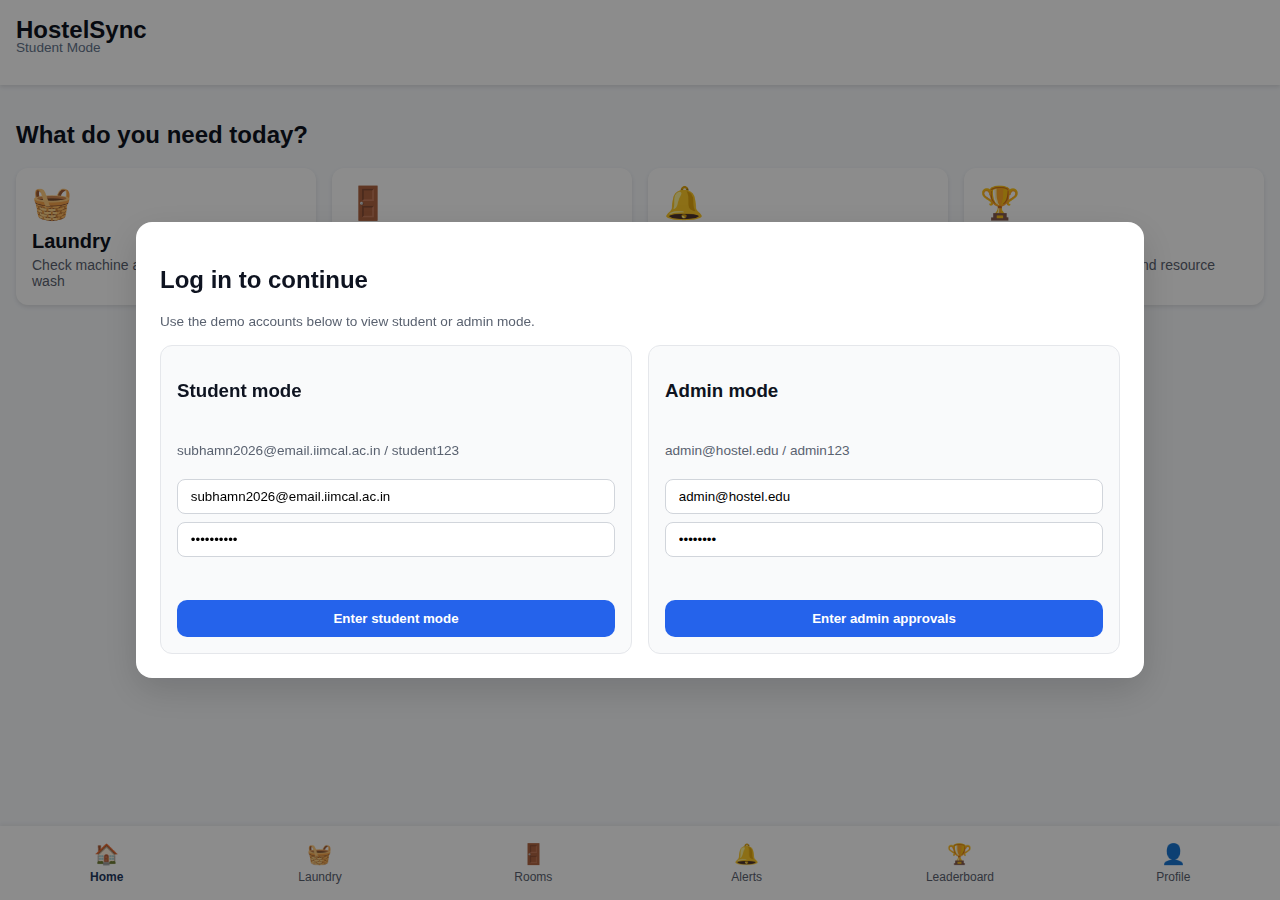
<file: index.html>
<!DOCTYPE html>
<html lang="en">
  <head>
    <meta charset="UTF-8" />
    <meta name="viewport" content="width=device-width, initial-scale=1.0" />
    <title>HostelSync</title>
    <link rel="manifest" href="manifest.json" />
    <link rel="stylesheet" href="styles.css" />
    <script defer src="script.js"></script>
  </head>
  <body class="home-page">
    <header>
      <h1>HostelSync</h1>
      <!-- Mode indicator for students -->
      <p class="sub-text">Student Mode</p>
    </header>
    <main>
      <h2>What do you need today?</h2>
      <div class="module-grid">
        <a href="laundry.html" class="module-card">
          <div class="module-icon">🧺</div>
          <h3>Laundry</h3>
          <p>Check machine availability and start your wash</p>
        </a>
        <a href="rooms.html" class="module-card">
          <div class="module-icon">🚪</div>
          <h3>Rooms</h3>
          <p>Book common rooms</p>
        </a>
        <!-- The My bookings and My washes modules have been moved into the profile page -->
        <a href="alerts.html" class="module-card">
          <div class="module-icon">🔔</div>
          <h3>Alerts</h3>
          <p>Notifications and reminders</p>
        </a>
        <a href="leaderboard.html" class="module-card">
          <div class="module-icon">🏆</div>
          <h3>Leaderboard</h3>
          <p>Celebrate smart laundry and resource savings</p>
        </a>
      </div>
    </main>
    <nav class="bottom-nav">
      <a href="index.html" class="active">
        <span class="icon">🏠</span>
        Home
      </a>
      <a href="laundry.html">
        <span class="icon">🧺</span>
        Laundry
      </a>
      <a href="rooms.html">
        <span class="icon">🚪</span>
        Rooms
      </a>
      <!-- My Washes moved into Profile section -->
      <a href="alerts.html">
        <span class="icon">🔔</span>
        Alerts
      </a>
      <a href="leaderboard.html">
        <span class="icon">🏆</span>
        Leaderboard
      </a>
      <a href="profile.html">
        <span class="icon">👤</span>
        Profile
      </a>
    </nav>
  </body>
</html>
</file>
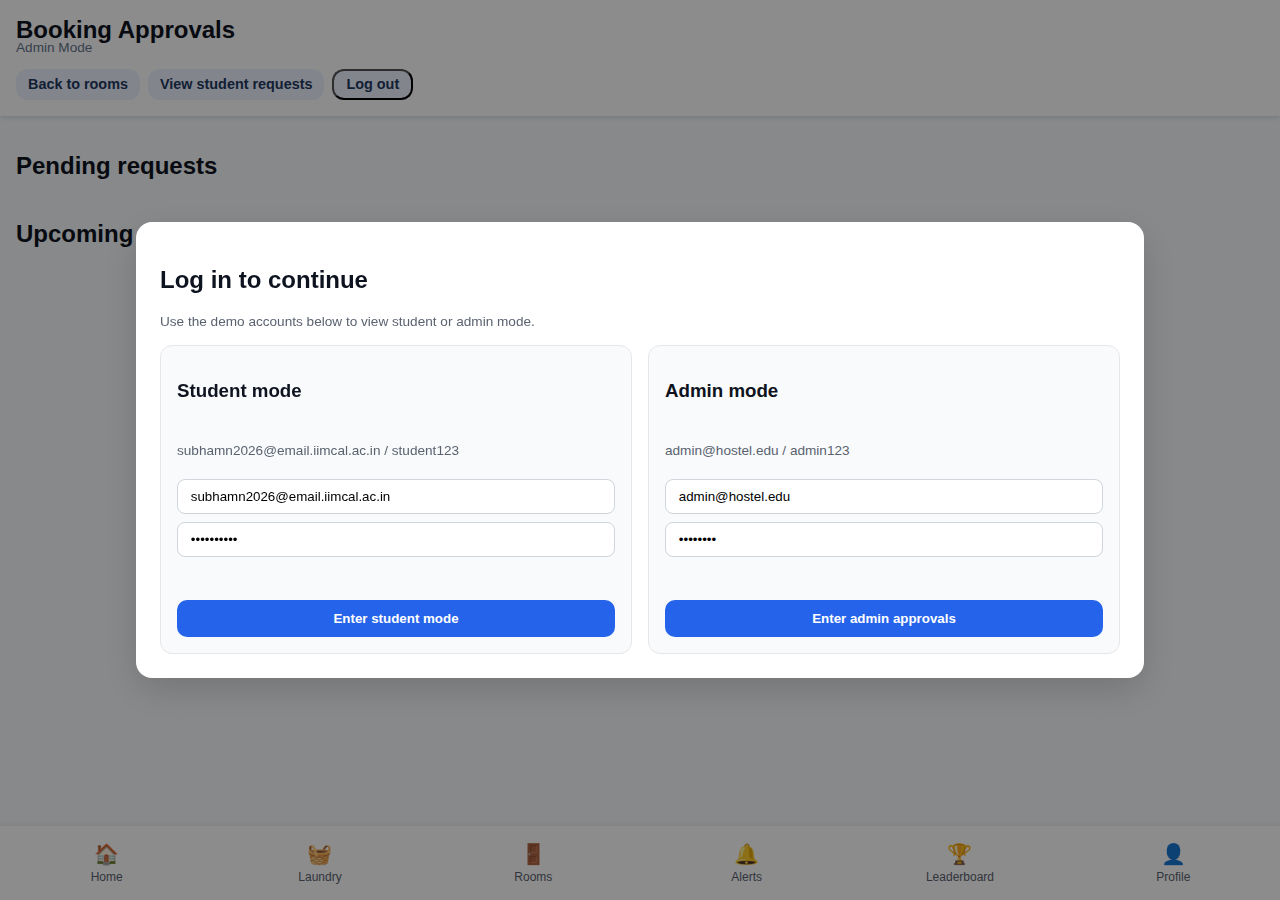
<file: admin-bookings.html>
<!DOCTYPE html>
<html lang="en">
  <head>
    <meta charset="UTF-8" />
    <meta name="viewport" content="width=device-width, initial-scale=1.0" />
    <title>Admin · Bookings · HostelSync</title>
    <link rel="manifest" href="manifest.json" />
    <link rel="stylesheet" href="styles.css" />
    <script defer src="script.js"></script>
  </head>
  <body class="admin-bookings-page">
    <header>
      <h1>Booking Approvals</h1>
      <p class="sub-text">Admin Mode</p>
      <div class="cta-row">
        <a class="btn-link" href="rooms.html">Back to rooms</a>
        <a class="btn-link" href="my-bookings.html">View student requests</a>
        <button class="btn-link" type="button" id="admin-logout">Log out</button>
      </div>
    </header>
    <main>
      <section>
        <h2>Pending requests</h2>
        <div id="pending-bookings" class="wash-list"></div>
      </section>
      <section>
        <h2>Upcoming approved</h2>
        <div id="approved-bookings" class="wash-list"></div>
      </section>
    </main>
    <nav class="bottom-nav">
      <a href="index.html">
        <span class="icon">🏠</span>
        Home
      </a>
      <a href="laundry.html">
        <span class="icon">🧺</span>
        Laundry
      </a>
      <a href="rooms.html">
        <span class="icon">🚪</span>
        Rooms
      </a>
      <a href="alerts.html">
        <span class="icon">🔔</span>
        Alerts
      </a>
      <a href="leaderboard.html">
        <span class="icon">🏆</span>
        Leaderboard
      </a>
      <a href="profile.html">
        <span class="icon">👤</span>
        Profile
      </a>
    </nav>
  </body>
</html>
</file>
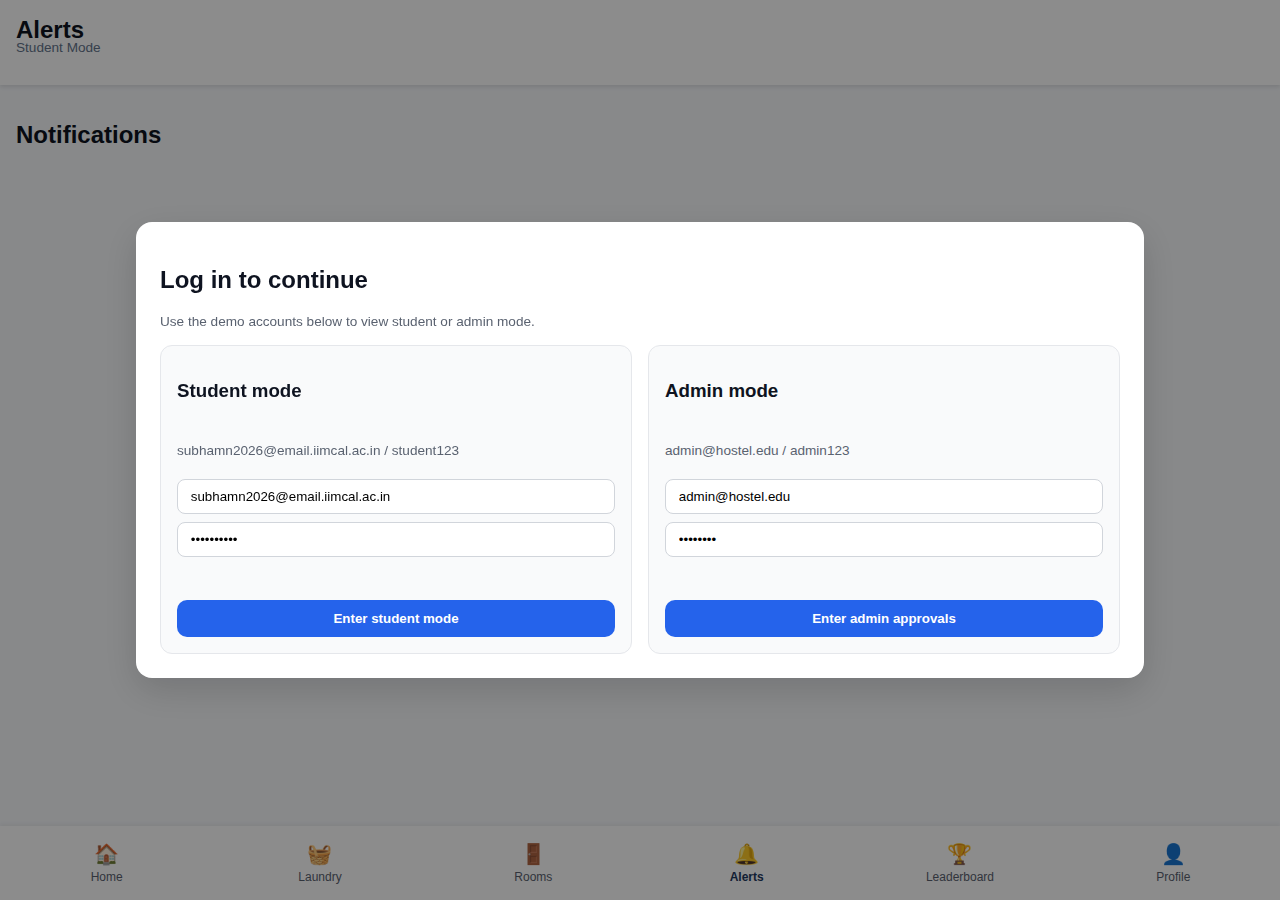
<file: alerts.html>
<!DOCTYPE html>
<html lang="en">
  <head>
    <meta charset="UTF-8" />
    <meta name="viewport" content="width=device-width, initial-scale=1.0" />
    <title>Alerts · HostelSync</title>
    <link rel="manifest" href="manifest.json" />
    <link rel="stylesheet" href="styles.css" />
    <script defer src="script.js"></script>
  </head>
  <body class="alerts-page">
    <header>
      <h1>Alerts</h1>
      <!-- Mode indicator for students -->
      <p class="sub-text">Student Mode</p>
    </header>
    <main>
      <h2>Notifications</h2>
      <div id="alerts-list" class="alert-list"></div>
    </main>
    <nav class="bottom-nav">
      <a href="index.html">
        <span class="icon">🏠</span>
        Home
      </a>
      <a href="laundry.html">
        <span class="icon">🧺</span>
        Laundry
      </a>
      <a href="rooms.html">
        <span class="icon">🚪</span>
        Rooms
      </a>
      <!-- My Washes moved into Profile section -->
      <a href="alerts.html" class="active">
        <span class="icon">🔔</span>
        Alerts
      </a>
      <a href="leaderboard.html">
        <span class="icon">🏆</span>
        Leaderboard
      </a>
      <a href="profile.html">
        <span class="icon">👤</span>
        Profile
      </a>
    </nav>
  </body>
</html>
</file>
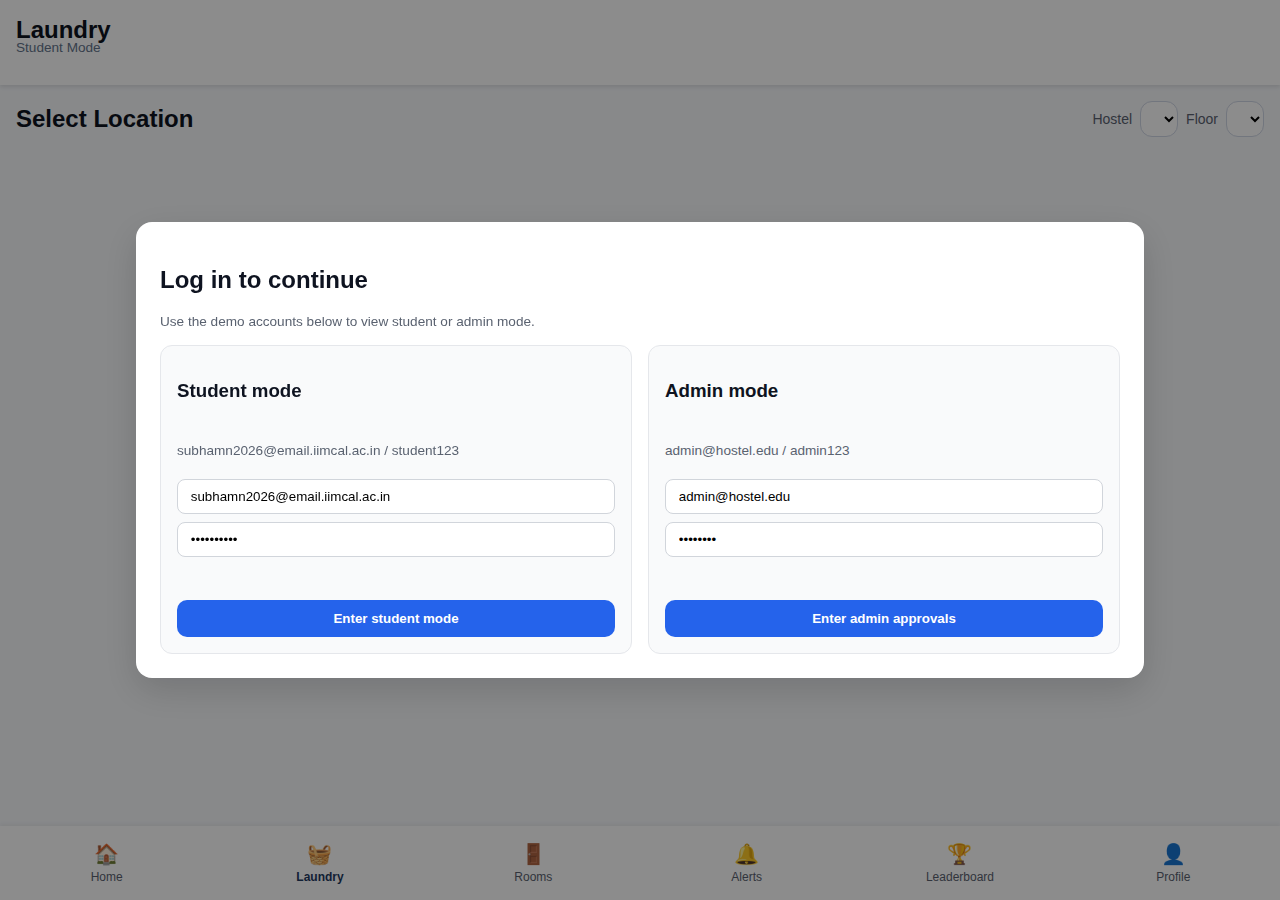
<file: laundry.html>
<!DOCTYPE html>
<html lang="en">
  <head>
    <meta charset="UTF-8" />
    <meta name="viewport" content="width=device-width, initial-scale=1.0" />
    <title>Laundry · HostelSync</title>
    <link rel="manifest" href="manifest.json" />
    <link rel="stylesheet" href="styles.css" />
    <script defer src="script.js"></script>
  </head>
  <body class="laundry-page">
    <header>
      <h1>Laundry</h1>
      <!-- Mode indicator for students -->
      <p class="sub-text">Student Mode</p>
    </header>
    <main>
      <div class="laundry-header">
        <h2>Select Location</h2>
        <div class="selector">
          <label for="hostel-select">Hostel</label>
          <select id="hostel-select"></select>
          <label for="floor-select">Floor</label>
          <select id="floor-select"></select>
        </div>
      </div>
      <div id="summary-container" class="status-summary"></div>
      <div id="busy-banner" class="busy-banner" style="display: none;">
        <span>All machines are busy.</span>
        <button id="notify-button">Notify me when free</button>
      </div>
      <div id="machines-grid" class="machines-grid"></div>
    </main>
    <nav class="bottom-nav">
      <a href="index.html">
        <span class="icon">🏠</span>
        Home
      </a>
      <a href="laundry.html" class="active">
        <span class="icon">🧺</span>
        Laundry
      </a>
      <a href="rooms.html">
        <span class="icon">🚪</span>
        Rooms
      </a>
      <!-- My Washes moved into Profile section -->
      <a href="alerts.html">
        <span class="icon">🔔</span>
        Alerts
      </a>
      <a href="leaderboard.html">
        <span class="icon">🏆</span>
        Leaderboard
      </a>
      <a href="profile.html">
        <span class="icon">👤</span>
        Profile
      </a>
    </nav>
    <!-- Overlay for machine details -->
    <div id="overlay" class="overlay">
      <div class="modal">
        <h3 id="modal-title">Machine</h3>
        <p id="modal-status">Status details</p>
        <div id="modal-actions" class="actions"></div>
      </div>
    </div>
  </body>
</html>
</file>
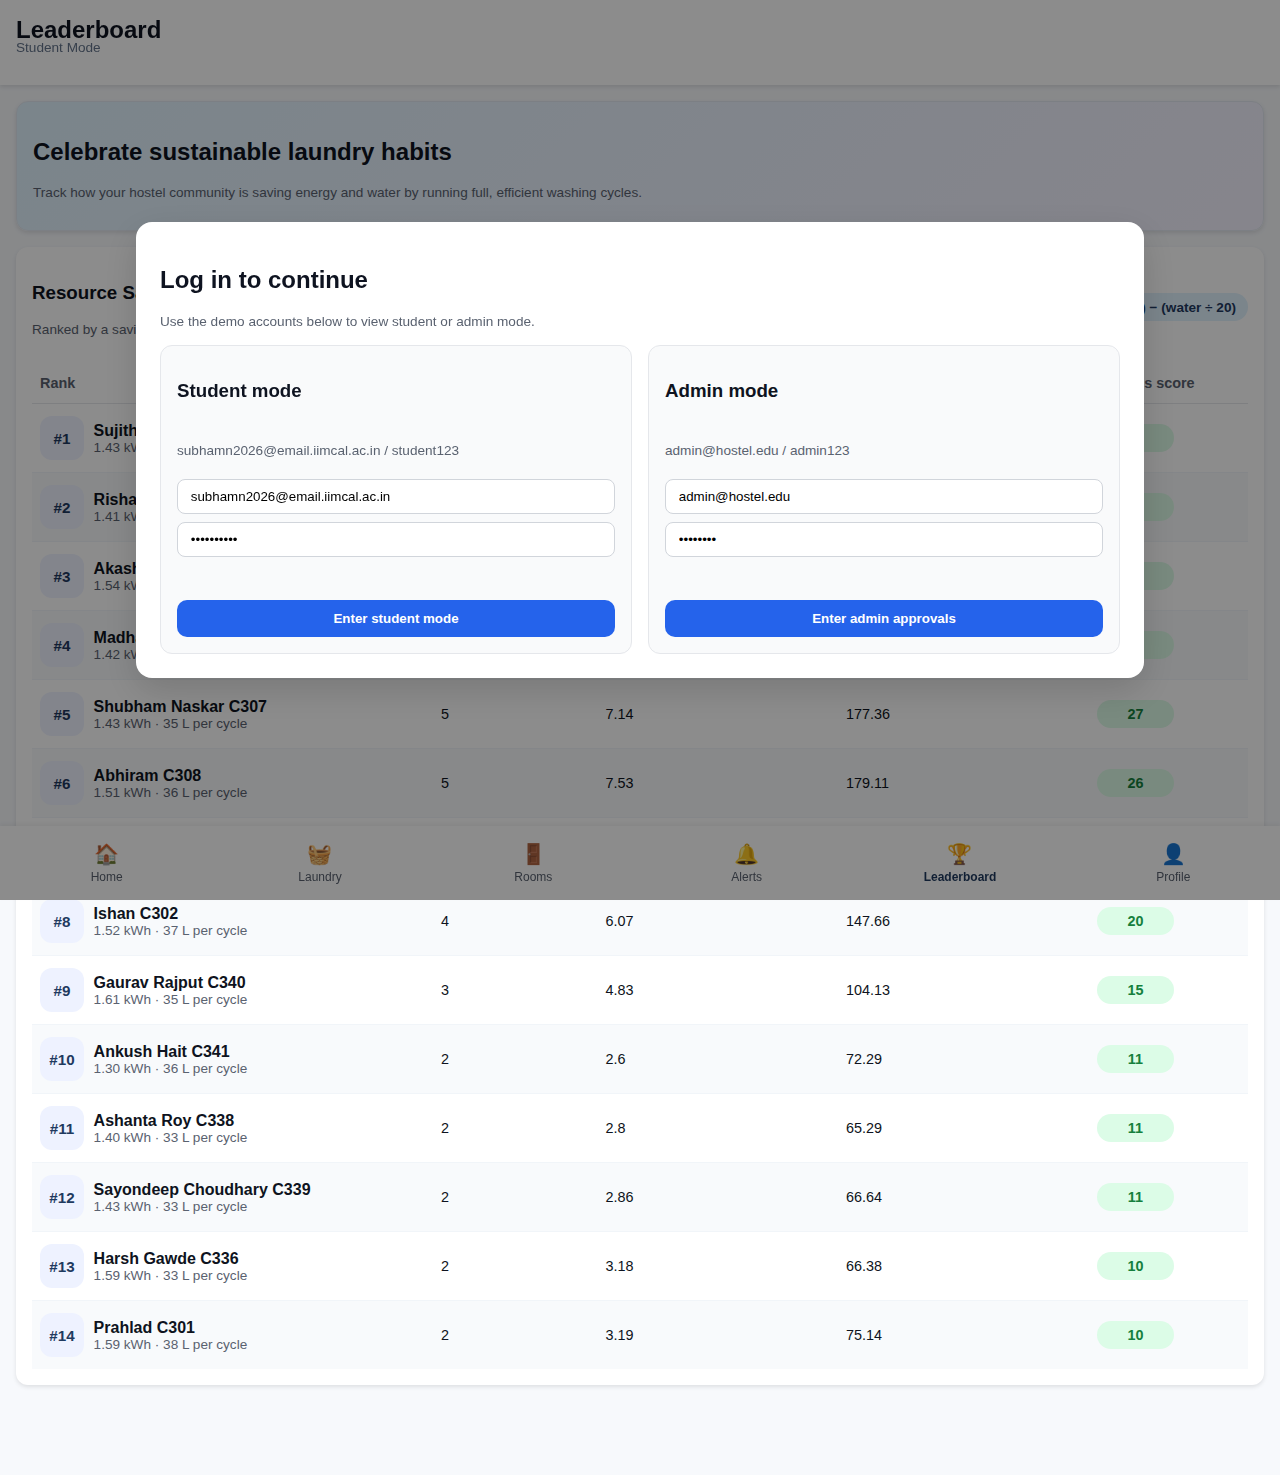
<file: leaderboard.html>
<!DOCTYPE html>
<html lang="en">
  <head>
    <meta charset="UTF-8" />
    <meta name="viewport" content="width=device-width, initial-scale=1.0" />
    <title>Leaderboard · HostelSync</title>
    <link rel="manifest" href="manifest.json" />
    <link rel="stylesheet" href="styles.css" />
    <script defer src="script.js"></script>
  </head>
  <body class="leaderboard-page">
    <header>
      <h1>Leaderboard</h1>
      <!-- Mode indicator for students -->
      <p class="sub-text">Student Mode</p>
    </header>
    <main>
      <section class="leaderboard-hero">
        <h2>Celebrate sustainable laundry habits</h2>
        <p class="muted">
          Track how your hostel community is saving energy and water by running full,
          efficient washing cycles.
        </p>
      </section>
      <section class="leaderboard-card">
        <div class="leaderboard-top-row">
          <div>
            <h3>Resource Savings Leaderboard</h3>
            <p class="muted">
              Ranked by a savings score that rewards full cycles and penalises extra
              electricity and water use per load.
            </p>
          </div>
          <div class="score-legend">
            <span class="score-pill">
              Savings score = (cycles × 10) − (kWh × 2) − (water ÷ 20)
            </span>
          </div>
        </div>
        <div class="table-scroll">
          <table class="leaderboard-table">
            <thead>
              <tr>
                <th>Rank</th>
                <th>Cycles booked</th>
                <th>Units consumed (kWh)</th>
                <th>Water consumed (litres)</th>
                <th>Savings score</th>
              </tr>
            </thead>
            <tbody id="leaderboard-body"></tbody>
          </table>
        </div>
      </section>
    </main>
    <nav class="bottom-nav">
      <a href="index.html">
        <span class="icon">🏠</span>
        Home
      </a>
      <a href="laundry.html">
        <span class="icon">🧺</span>
        Laundry
      </a>
      <a href="rooms.html">
        <span class="icon">🚪</span>
        Rooms
      </a>
      <a href="alerts.html">
        <span class="icon">🔔</span>
        Alerts
      </a>
      <a href="leaderboard.html" class="active">
        <span class="icon">🏆</span>
        Leaderboard
      </a>
      <a href="profile.html">
        <span class="icon">👤</span>
        Profile
      </a>
    </nav>
    <script>
      const sensorSessions = [
        { start: '09/11/2025 7:04:41', end: '09/11/2025 7:44:41', user: 'Madhav C309', water: 36.01, energy: 1.51 },
        { start: '29/11/2025 06:20:09', end: '29/11/2025 07:07:09', user: 'Ishan C302', water: 39.69, energy: 1.79 },
        { start: '24/11/2025 17:48:24', end: '24/11/2025 18:31:24', user: 'Madhav C309', water: 38.41, energy: 1.23 },
        { start: '23/11/2025 14:02:34', end: '23/11/2025 14:34:34', user: 'Madhav C309', water: 34.27, energy: 1.23 },
        { start: '10/11/2025 15:47:54', end: '10/11/2025 16:21:54', user: 'Gaurav Rajput C340', water: 32.72, energy: 1.38 },
        { start: '22/11/2025 11:03:59', end: '22/11/2025 11:30:59', user: 'Ashanta Roy C338', water: 34.65, energy: 1.36 },
        { start: '03/11/2025 18:41:46', end: '03/11/2025 19:57:46', user: 'Madhav C309', water: 31.69, energy: 1.75 },
        { start: '05/11/2025 6:46:58', end: '05/11/2025 7:50:58', user: 'Madhav C309', water: 38.61, energy: 1.36 },
        { start: '24/11/2025 10:47:20', end: '24/11/2025 11:34:20', user: 'Ishan C302', water: 39.06, energy: 1.25 },
        { start: '30/11/2025 12:46:14', end: '30/11/2025 13:28:14', user: 'Abhiram C308', water: 37.7, energy: 1.54 },
        { start: '04/11/2025 14:31:05', end: '04/11/2025 15:10:05', user: 'Abhiram C308', water: 38.82, energy: 1.43 },
        { start: '19/11/2025 07:29:41', end: '19/11/2025 08:44:41', user: 'Sayondeep Choudhary C339', water: 32.22, energy: 1.65 },
        { start: '12/11/2025 8:48:35', end: '12/11/2025 10:00:35', user: 'Abhiram C308', water: 38.32, energy: 1.5 },
        { start: '19/11/2025 07:21:36', end: '19/11/2025 08:10:36', user: 'Prahlad C301', water: 36.78, energy: 1.66 },
        { start: '16/11/2025 11:18:23', end: '16/11/2025 11:42:23', user: 'Prahlad C301', water: 38.36, energy: 1.53 },
        { start: '02/11/2025 21:14:12', end: '02/11/2025 22:19:12', user: 'Sayondeep Choudhary C339', water: 34.42, energy: 1.21 },
        { start: '08/11/2025 19:30:20', end: '08/11/2025 20:31:20', user: 'Abhiram C308', water: 30.41, energy: 1.53 },
        { start: '09/11/2025 12:25:11', end: '09/11/2025 13:32:11', user: 'Abhiram C308', water: 33.86, energy: 1.53 },
        { start: '11/11/2025 10:19:45', end: '11/11/2025 11:23:45', user: 'Rishab C307', water: 38.69, energy: 1.34 },
        { start: '23/11/2025 21:00:00', end: '23/11/2025 21:14:00', user: 'Rishab C307', water: 35.08, energy: 1.54 },
        { start: '12/11/2025 18:45:47', end: '12/11/2025 19:15:47', user: 'Ashanta Roy C338', water: 30.64, energy: 1.44 },
        { start: '09/11/2025 16:26:49', end: '09/11/2025 17:04:49', user: 'Rishab C307', water: 34.91, energy: 1.35 },
        { start: '07/11/2025 13:16:00', end: '07/11/2025 14:01:00', user: 'Rishab C307', water: 33.24, energy: 1.37 },
        { start: '03/11/2025 16:47:21', end: '03/11/2025 17:18:21', user: 'Ishan C302', water: 38.05, energy: 1.43 },
        { start: '23/11/2025 12:25:06', end: '23/11/2025 13:08:06', user: 'Rishab C307', water: 35.88, energy: 1.52 },
        { start: '11/11/2025 19:06:08', end: '11/11/2025 19:28:08', user: 'Shubham Naskar C307', water: 31.39, energy: 1.46 },
        { start: '18/11/2025 12:15:27', end: '18/11/2025 13:03:27', user: 'Rishab C307', water: 38.67, energy: 1.34 },
        { start: '02/11/2025 7:35:24', end: '02/11/2025 8:29:24', user: 'Akash C305', water: 33.92, energy: 1.4 },
        { start: '23/11/2025 10:22:08', end: '23/11/2025 11:48:08', user: 'Gaurav Rajput C340', water: 38.92, energy: 1.78 },
        { start: '08/11/2025 13:13:49', end: '08/11/2025 13:59:49', user: 'Akash C305', water: 30.76, energy: 1.8 },
        { start: '15/11/2025 09:24:43', end: '15/11/2025 10:42:43', user: 'Akash C305', water: 33, energy: 1.42 },
        { start: '19/11/2025 06:48:50', end: '19/11/2025 07:59:50', user: 'Gaurav Rajput C340', water: 32.49, energy: 1.67 },
        { start: '10/11/2025 14:04:32', end: '10/11/2025 14:35:32', user: 'Akash C305', water: 39.77, energy: 1.52 },
        { start: '17/11/2025 15:55:46', end: '17/11/2025 16:19:46', user: 'Shubham Naskar C307', water: 38.44, energy: 1.43 },
        { start: '04/11/2025 7:34:47', end: '04/11/2025 8:32:47', user: 'Akash C305', water: 38.61, energy: 1.46 },
        { start: '02/11/2025 12:36:55', end: '02/11/2025 13:53:55', user: 'Akash C305', water: 32.72, energy: 1.64 },
        { start: '30/11/2025 11:41:14', end: '30/11/2025 12:47:14', user: 'Sujith C304', water: 30.99, energy: 1.32 },
        { start: '22/11/2025 13:23:47', end: '22/11/2025 14:42:47', user: 'Sujith C304', water: 34.16, energy: 1.38 },
        { start: '19/11/2025 09:29:06', end: '19/11/2025 10:57:06', user: 'Ishan C302', water: 30.86, energy: 1.6 },
        { start: '03/11/2025 8:50:15', end: '03/11/2025 9:38:15', user: 'Sujith C304', water: 38.52, energy: 1.33 },
        { start: '18/11/2025 07:04:34', end: '18/11/2025 07:20:34', user: 'Harsh Gawde C336', water: 35.6, energy: 1.56 },
        { start: '05/11/2025 8:27:46', end: '05/11/2025 9:15:46', user: 'Sujith C304', water: 31.33, energy: 1.58 },
        { start: '28/11/2025 18:11:07', end: '28/11/2025 18:27:07', user: 'Harsh Gawde C336', water: 30.78, energy: 1.62 },
        { start: '30/11/2025 16:47:18', end: '30/11/2025 17:29:18', user: 'Sujith C304', water: 30.19, energy: 1.68 },
        { start: '13/11/2025 17:23:33', end: '13/11/2025 17:58:33', user: 'Sujith C304', water: 32.07, energy: 1.3 },
        { start: '17/11/2025 17:27:00', end: '17/11/2025 18:07:00', user: 'Swaran C303', water: 32.97, energy: 1.62 },
        { start: '01/11/2025 10:05:51', end: '01/11/2025 10:17:51', user: 'Shubham Naskar C307', water: 37.45, energy: 1.21 },
        { start: '03/11/2025 6:55:15', end: '03/11/2025 7:35:15', user: 'Swaran C303', water: 34.58, energy: 1.24 },
        { start: '16/11/2025 20:44:24', end: '16/11/2025 21:58:24', user: 'Ankush Hait C341', water: 39.08, energy: 1.2 },
        { start: '13/11/2025 17:42:26', end: '13/11/2025 18:52:26', user: 'Shubham Naskar C307', water: 30.67, energy: 1.32 },
        { start: '27/11/2025 20:17:04', end: '27/11/2025 21:11:04', user: 'Swaran C303', water: 32.76, energy: 1.39 },
        { start: '10/11/2025 12:57:21', end: '10/11/2025 13:19:21', user: 'Ankush Hait C341', water: 33.21, energy: 1.4 },
        { start: '02/11/2025 21:11:02', end: '02/11/2025 22:03:02', user: 'Swaran C303', water: 32.94, energy: 1.35 },
        { start: '04/11/2025 16:34:00', end: '04/11/2025 17:08:00', user: 'Shubham Naskar C307', water: 39.41, energy: 1.72 }
      ];

      function buildLeaderboardEntries() {
        const totals = new Map();

        sensorSessions.forEach((session) => {
          const key = session.user.trim();
          if (!totals.has(key)) {
            totals.set(key, { user: key, cycles: 0, energy: 0, water: 0 });
          }
          const agg = totals.get(key);
          agg.cycles += 1;
          agg.energy += session.energy;
          agg.water += session.water;
        });

        return Array.from(totals.values()).map((entry) => ({
          ...entry,
          energy: Number(entry.energy.toFixed(2)),
          water: Number(entry.water.toFixed(2)),
        }));
      }

      const leaderboardEntries = buildLeaderboardEntries();

      function computeSavingsScore(entry) {
        const rawScore = entry.cycles * 10 - (entry.energy * 2 + entry.water / 20);
        return Math.max(0, Math.round(rawScore));
      }

      function renderLeaderboard() {
        const tbody = document.getElementById('leaderboard-body');
        tbody.innerHTML = '';

        const sortedEntries = leaderboardEntries
          .map((entry) => ({ ...entry, score: computeSavingsScore(entry) }))
          .sort((a, b) =>
            b.score - a.score ||
            a.energy / a.cycles - b.energy / b.cycles ||
            a.water / a.cycles - b.water / b.cycles ||
            a.user.localeCompare(b.user)
          );

        sortedEntries.forEach((entry, index) => {
          const efficiencyKwh = (entry.energy / entry.cycles).toFixed(2);
          const efficiencyWater = Math.round(entry.water / entry.cycles);
          const row = document.createElement('tr');
          row.innerHTML = `
            <td class="rank-cell">
              <span class="rank-badge">#${index + 1}</span>
              <div class="participant">
                <strong>${entry.user}</strong>
                <span class="muted">${efficiencyKwh} kWh · ${efficiencyWater} L per cycle</span>
              </div>
            </td>
            <td>${entry.cycles}</td>
            <td>${entry.energy}</td>
            <td>${entry.water}</td>
            <td><span class="score-chip">${entry.score}</span></td>
          `;
          tbody.appendChild(row);
        });
      }

      document.addEventListener('DOMContentLoaded', renderLeaderboard);
    </script>
  </body>
</html>
</file>
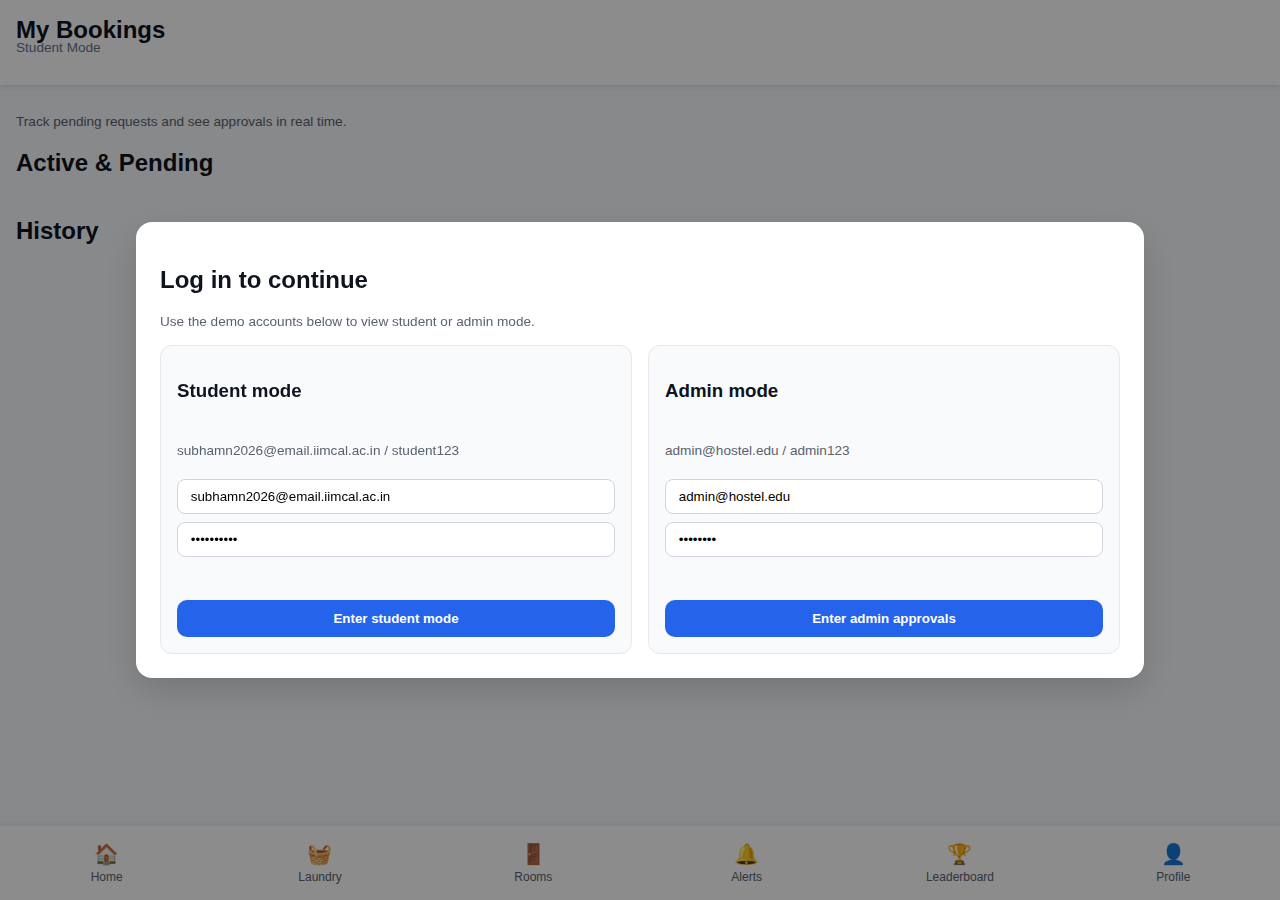
<file: my-bookings.html>
<!DOCTYPE html>
<html lang="en">
  <head>
    <meta charset="UTF-8" />
    <meta name="viewport" content="width=device-width, initial-scale=1.0" />
    <title>My Bookings · HostelSync</title>
    <link rel="manifest" href="manifest.json" />
    <link rel="stylesheet" href="styles.css" />
    <script defer src="script.js"></script>
  </head>
  <body class="my-bookings-page">
    <header>
      <h1>My Bookings</h1>
      <!-- Mode indicator for students -->
      <p class="sub-text">Student Mode</p>
    </header>
    <main>
      <p class="muted">Track pending requests and see approvals in real time.</p>
      <h2>Active & Pending</h2>
      <div id="active-bookings" class="wash-list"></div>
      <h2>History</h2>
      <div id="booking-history" class="wash-list"></div>
    </main>
    <nav class="bottom-nav">
      <a href="index.html">
        <span class="icon">🏠</span>
        Home
      </a>
      <a href="laundry.html">
        <span class="icon">🧺</span>
        Laundry
      </a>
      <a href="rooms.html">
        <span class="icon">🚪</span>
        Rooms
      </a>
      <!-- My Washes moved into Profile section -->
      <a href="alerts.html">
        <span class="icon">🔔</span>
        Alerts
      </a>
      <a href="leaderboard.html">
        <span class="icon">🏆</span>
        Leaderboard
      </a>
      <a href="profile.html">
        <span class="icon">👤</span>
        Profile
      </a>
    </nav>
  </body>
</html>
</file>
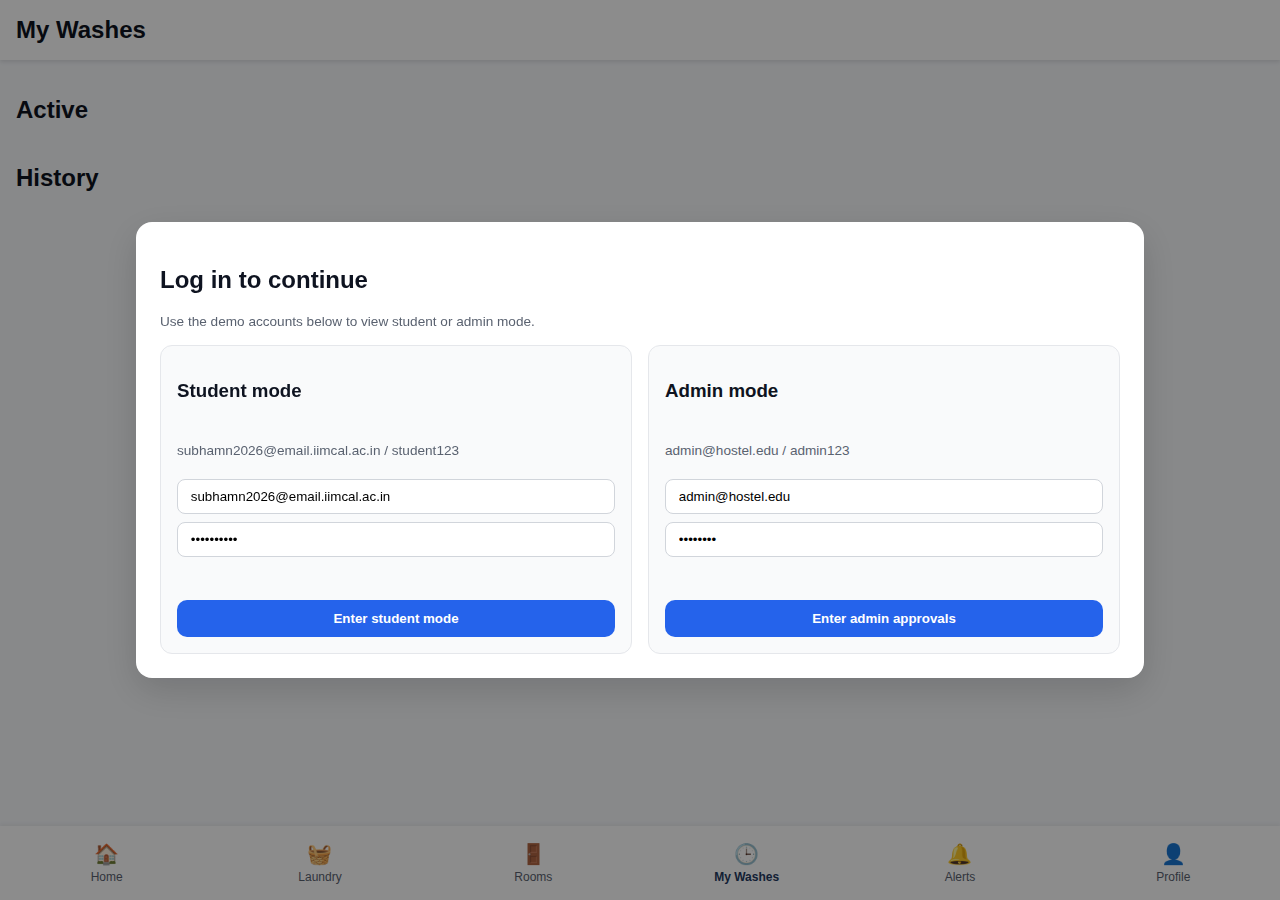
<file: my-washes.html>
<!DOCTYPE html>
<html lang="en">
  <head>
    <meta charset="UTF-8" />
    <meta name="viewport" content="width=device-width, initial-scale=1.0" />
    <title>My Washes · HostelSync</title>
    <link rel="manifest" href="manifest.json" />
    <link rel="stylesheet" href="styles.css" />
    <script defer src="script.js"></script>
  </head>
  <body class="my-washes-page">
    <header>
      <h1>My Washes</h1>
    </header>
    <main>
      <h2>Active</h2>
      <div id="active-washes" class="wash-list"></div>
      <h2>History</h2>
      <div id="wash-history" class="wash-list"></div>
    </main>
    <nav class="bottom-nav">
      <a href="index.html">
        <span class="icon">🏠</span>
        Home
      </a>
      <a href="laundry.html">
        <span class="icon">🧺</span>
        Laundry
      </a>
      <a href="rooms.html">
        <span class="icon">🚪</span>
        Rooms
      </a>
      <a href="my-washes.html" class="active">
        <span class="icon">🕒</span>
        My Washes
      </a>
      <a href="alerts.html">
        <span class="icon">🔔</span>
        Alerts
      </a>
      <a href="profile.html">
        <span class="icon">👤</span>
        Profile
      </a>
    </nav>
  </body>
</html>
</file>
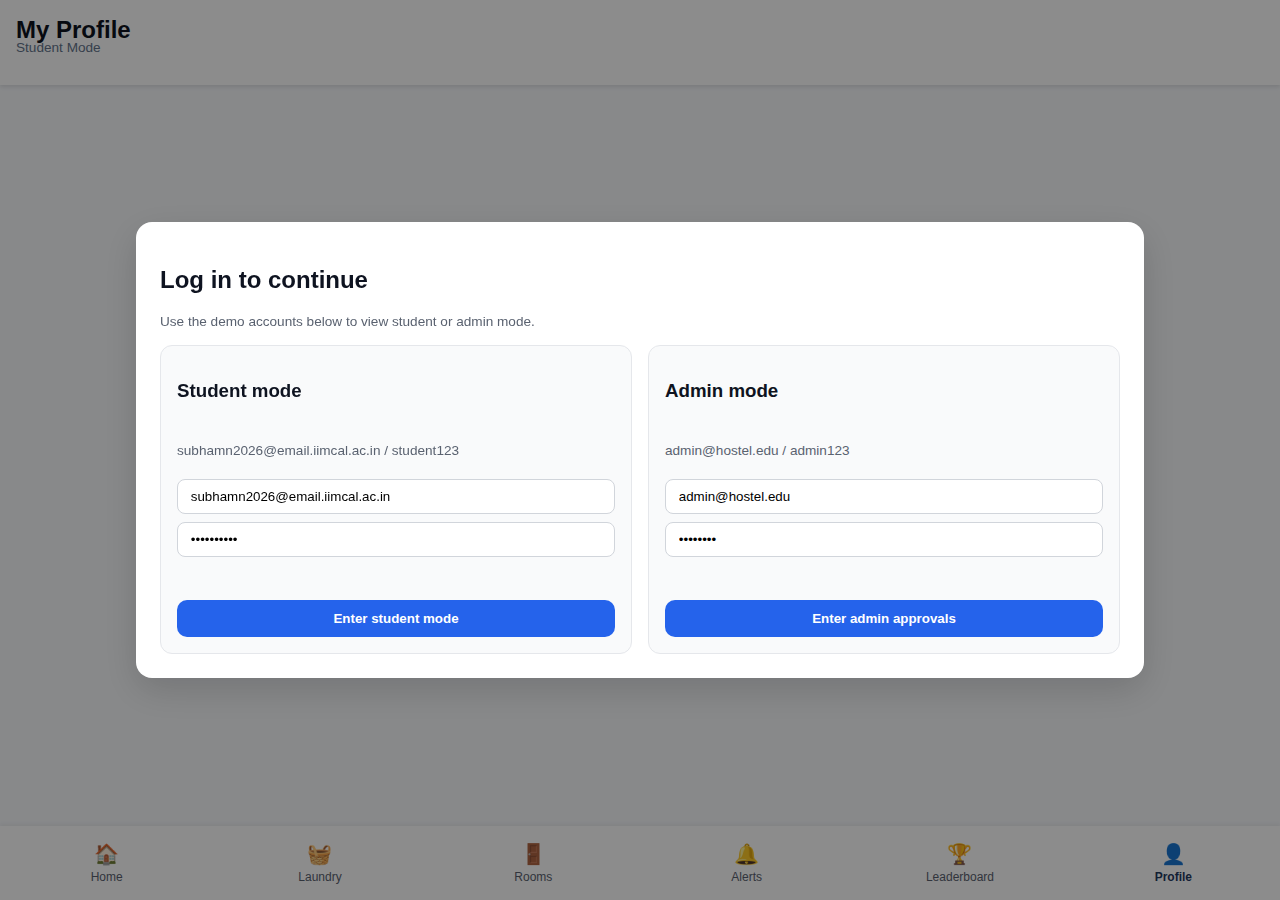
<file: profile.html>
<!DOCTYPE html>
<html lang="en">
  <head>
    <meta charset="UTF-8" />
    <meta name="viewport" content="width=device-width, initial-scale=1.0" />
    <title>Profile – HostelSync</title>
    <link rel="stylesheet" href="styles.css" />
    <script defer src="script.js"></script>
  </head>
  <body class="profile-page">
    <header>
      <h1>My Profile</h1>
      <!-- Mode indicator for students -->
      <p class="sub-text">Student Mode</p>
    </header>
    <main id="profile-container">
      <!-- Content will be rendered by script.js depending on login state -->
    </main>
    <nav class="bottom-nav">
      <a href="index.html">
        <span class="icon">🏠</span>
        Home
      </a>
      <a href="laundry.html">
        <span class="icon">🧺</span>
        Laundry
      </a>
      <a href="rooms.html">
        <span class="icon">🚪</span>
        Rooms
      </a>
      <!-- My Washes moved into Profile section -->
      <a href="alerts.html">
        <span class="icon">🔔</span>
        Alerts
      </a>
      <a href="leaderboard.html">
        <span class="icon">🏆</span>
        Leaderboard
      </a>
      <a href="profile.html" class="active">
        <span class="icon">👤</span>
        Profile
      </a>
    </nav>
  </body>
</html>
</file>
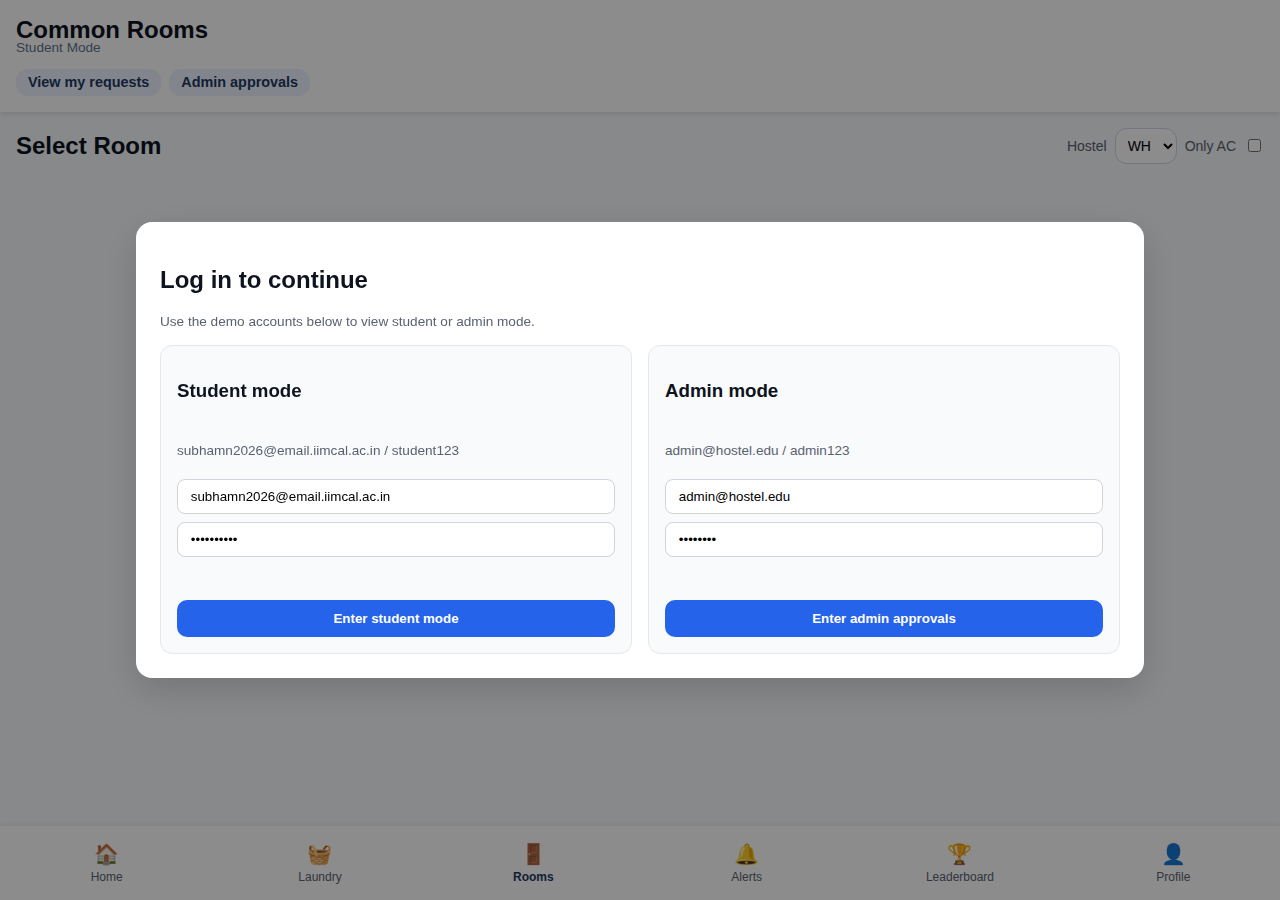
<file: rooms.html>
<!DOCTYPE html>
<html lang="en">
  <head>
    <meta charset="UTF-8" />
    <meta name="viewport" content="width=device-width, initial-scale=1.0" />
    <title>Rooms · HostelSync</title>
    <link rel="manifest" href="manifest.json" />
    <link rel="stylesheet" href="styles.css" />
    <script defer src="script.js"></script>
  </head>
  <body class="rooms-page">
    <header>
      <h1>Common Rooms</h1>
      <!-- Mode indicator for students -->
      <p class="sub-text">Student Mode</p>
      <div class="cta-row">
        <a class="btn-link" href="my-bookings.html">View my requests</a>
        <a class="btn-link" href="admin-bookings.html">Admin approvals</a>
      </div>
    </header>
    <main>
      <div class="laundry-header">
        <h2>Select Room</h2>
        <div class="selector">
          <label for="room-hostel-select">Hostel</label>
          <select id="room-hostel-select">
            <option value="WH">WH</option>
          </select>
          <label for="ac-filter">Only AC</label>
          <input type="checkbox" id="ac-filter" />
        </div>
      </div>
      <div id="rooms-grid" class="machines-grid"></div>
    </main>
    <nav class="bottom-nav">
      <a href="index.html">
        <span class="icon">🏠</span>
        Home
      </a>
      <a href="laundry.html">
        <span class="icon">🧺</span>
        Laundry
      </a>
      <a href="rooms.html" class="active">
        <span class="icon">🚪</span>
        Rooms
      </a>
      <!-- My Washes moved into Profile section -->
      <a href="alerts.html">
        <span class="icon">🔔</span>
        Alerts
      </a>
      <a href="leaderboard.html">
        <span class="icon">🏆</span>
        Leaderboard
      </a>
      <a href="profile.html">
        <span class="icon">👤</span>
        Profile
      </a>
    </nav>
  </body>
</html>
</file>
<file: styles.css>
/*
 * Global stylesheet for HostelSync PWA.
 * Defines a soft, modern palette and reusable components.
 */

/* Colour palette */
:root {
  --primary-color: #1F3A5F;
  --accent-color: #3BAEFD;
  --success-color: #2CCB69;
  --attention-color: #FFB020;
  --error-color: #E25555;
  --background-color: #F7F9FC;
  --surface-color: #FFFFFF;
  --text-color: #0E1320;
  --text-muted: #5A6270;
  --border-radius: 12px;
  --card-shadow: 0 2px 4px rgba(0, 0, 0, 0.1);
}

body {
  margin: 0;
  padding: 0;
  font-family: 'Inter', sans-serif;
  background-color: var(--background-color);
  color: var(--text-color);
  display: flex;
  flex-direction: column;
  min-height: 100vh;
}

header {
  padding: 1rem;
  background-color: var(--surface-color);
  box-shadow: var(--card-shadow);
  position: sticky;
  top: 0;
  z-index: 10;
}

header h1 {
  margin: 0;
  font-size: 1.5rem;
  font-weight: 600;
}

main {
  flex: 1;
  padding: 1rem;
}

/* Module grid on home */
.module-grid {
  display: grid;
  grid-template-columns: repeat(auto-fit, minmax(150px, 1fr));
  gap: 1rem;
  margin-top: 1rem;
}

.module-card {
  display: flex;
  flex-direction: column;
  align-items: flex-start;
  padding: 1rem;
  background-color: var(--surface-color);
  border-radius: var(--border-radius);
  box-shadow: var(--card-shadow);
  text-decoration: none;
  color: inherit;
  transition: transform 0.1s ease-in-out;
}

.module-card:hover {
  transform: translateY(-2px);
}

.module-card.disabled {
  opacity: 0.5;
  pointer-events: none;
}

.module-card .module-icon {
  font-size: 2rem;
  margin-bottom: 0.5rem;
}

.module-card h3 {
  margin: 0;
  font-size: 1.25rem;
}

.module-card p {
  margin-top: 0.25rem;
  margin-bottom: 0;
  font-size: 0.875rem;
  color: var(--text-muted);
}

/* Bottom navigation */
.bottom-nav {
  display: flex;
  justify-content: space-around;
  align-items: center;
  padding: 0.5rem 0;
  background-color: var(--surface-color);
  box-shadow: 0 -2px 4px rgba(0, 0, 0, 0.05);
  position: sticky;
  bottom: 0;
  z-index: 10;
}

.bottom-nav a {
  flex: 1;
  text-align: center;
  font-size: 0.75rem;
  text-decoration: none;
  color: var(--text-muted);
  padding: 0.5rem 0;
}

.bottom-nav a.active {
  color: var(--primary-color);
  font-weight: 600;
}

.bottom-nav a .icon {
  font-size: 1.25rem;
  display: block;
  margin-bottom: 0.25rem;
}

/* Laundry page */
.laundry-header {
  display: flex;
  justify-content: space-between;
  align-items: center;
  flex-wrap: wrap;
  gap: 0.5rem;
}

.laundry-header h2 {
  margin: 0;
  font-size: 1.5rem;
  font-weight: 600;
}

.selector {
  display: flex;
  gap: 0.5rem;
  align-items: center;
  flex-wrap: wrap;
}

.selector label {
  font-size: 0.875rem;
  color: var(--text-muted);
}

.selector select {
  padding: 0.5rem;
  font-size: 0.875rem;
  border-radius: var(--border-radius);
  border: 1px solid #d0d7e5;
  background-color: var(--surface-color);
}

/* Status summary */
.status-summary {
  display: flex;
  gap: 1rem;
  margin: 1rem 0;
  flex-wrap: wrap;
}

.status-chip {
  display: inline-flex;
  align-items: center;
  padding: 0.25rem 0.5rem;
  border-radius: 999px;
  font-size: 0.75rem;
  color: white;
}

.status-free {
  background-color: var(--success-color);
}

.status-running {
  background-color: var(--accent-color);
}

.status-booked {
  background-color: var(--accent-color);
}

.status-awaiting {
  background-color: var(--attention-color);
}

.status-maintenance {
  background-color: var(--error-color);
}

/* Support the shorthand 'maint' suffix used in script.js for MAINT status */
.status-maint {
  background-color: var(--error-color);
}

/* Machines grid */
.machines-grid {
  display: grid;
  grid-template-columns: repeat(auto-fit, minmax(150px, 1fr));
  gap: 1rem;
}

.machine-card {
  background-color: var(--surface-color);
  border-radius: var(--border-radius);
  box-shadow: var(--card-shadow);
  padding: 0.75rem;
  cursor: pointer;
  display: flex;
  flex-direction: column;
  gap: 0.5rem;
  transition: transform 0.1s ease-in-out;
  position: relative;
}

.machine-card:hover {
  transform: translateY(-2px);
}

.machine-icon {
  font-size: 2rem;
}

.machine-name {
  font-weight: 600;
  font-size: 1rem;
}

.machine-subtext {
  font-size: 0.75rem;
  color: var(--text-muted);
}

.room-unavailable {
  background-color: #f1f2f4;
  color: var(--text-muted);
  border: 1px dashed #c4c7d0;
}

.machine-status {
  align-self: flex-start;
  padding: 0.25rem 0.5rem;
  border-radius: 999px;
  font-size: 0.75rem;
  color: white;
}

/* Overlay modal for machine details */
.overlay {
  position: fixed;
  top: 0;
  left: 0;
  width: 100%;
  height: 100%;
  backdrop-filter: blur(4px);
  background-color: rgba(0, 0, 0, 0.4);
  display: none;
  justify-content: center;
  align-items: center;
  z-index: 100;
}

.overlay.active {
  display: flex;
}

.modal {
  background-color: var(--surface-color);
  border-radius: var(--border-radius);
  padding: 1rem;
  width: 90%;
  max-width: 400px;
  box-shadow: var(--card-shadow);
}

.modal h3 {
  margin-top: 0;
}

.modal .actions {
  display: flex;
  justify-content: flex-end;
  gap: 0.5rem;
  margin-top: 1rem;
}

.modal button {
  padding: 0.5rem 1rem;
  border: none;
  border-radius: var(--border-radius);
  font-size: 0.875rem;
  cursor: pointer;
}

/* Additional modal layouts for dynamic interactions */
.duration-wrapper {
  display: flex;
  flex-direction: column;
  gap: 0.25rem;
  margin-bottom: 0.5rem;
}

.duration-input {
  padding: 0.5rem;
  border: 1px solid #d0d7e5;
  border-radius: var(--border-radius);
  font-size: 0.875rem;
}

.modal-actions-row {
  display: flex;
  gap: 0.5rem;
  margin-top: 0.5rem;
  flex-wrap: wrap;
}

.wash-actions {
  display: flex;
  gap: 0.5rem;
}

.form-group {
  display: flex;
  flex-direction: column;
  gap: 0.25rem;
  margin-bottom: 0.75rem;
}

.form-group.horizontal {
  flex-direction: row;
  align-items: center;
  gap: 0.5rem;
}

/* Overlay for report modal (shares styles with general overlay) */
#report-overlay.overlay {
  position: fixed;
  top: 0;
  left: 0;
  width: 100%;
  height: 100%;
  backdrop-filter: blur(4px);
  background-color: rgba(0, 0, 0, 0.4);
  display: none;
  justify-content: center;
  align-items: center;
  z-index: 101;
}

#report-overlay.overlay.active {
  display: flex;
}

.btn-primary {
  background-color: var(--primary-color);
  color: white;
}

.btn-secondary {
  background-color: #E5EAF2;
  color: var(--primary-color);
}

/* Alerts list */
.alert-list {
  display: flex;
  flex-direction: column;
  gap: 0.75rem;
}

.alert-item {
  background-color: var(--surface-color);
  border-radius: var(--border-radius);
  padding: 0.75rem;
  box-shadow: var(--card-shadow);
  display: flex;
  gap: 0.5rem;
  align-items: center;
  font-size: 0.875rem;
}

.alert-item .icon {
  font-size: 1.25rem;
}

/* My washes list */
.wash-list {
  display: flex;
  flex-direction: column;
  gap: 0.75rem;
}

.wash-item {
  background-color: var(--surface-color);
  border-radius: var(--border-radius);
  padding: 0.75rem;
  box-shadow: var(--card-shadow);
  display: flex;
  justify-content: space-between;
  align-items: center;
  font-size: 0.875rem;
}

.wash-item .info {
  display: flex;
  flex-direction: column;
  gap: 0.25rem;
}

.wash-item .status {
  font-size: 0.75rem;
  color: var(--text-muted);
}

.wash-item button {
  padding: 0.25rem 0.75rem;
  border: none;
  border-radius: var(--border-radius);
  background-color: var(--accent-color);
  color: white;
  font-size: 0.75rem;
  cursor: pointer;
}

.cta-row {
  display: flex;
  gap: 0.5rem;
  flex-wrap: wrap;
  margin-top: 0.5rem;
}

.btn-link {
  display: inline-flex;
  align-items: center;
  gap: 0.25rem;
  padding: 0.35rem 0.75rem;
  border-radius: var(--border-radius);
  background-color: #eef2ff;
  color: var(--primary-color);
  font-weight: 600;
  text-decoration: none;
  font-size: 0.9rem;
}

.btn-link:hover {
  background-color: #e0e7ff;
}

.booking-availability {
  background: #f8f9fb;
  border: 1px solid #e5e7eb;
  padding: 0.75rem;
  border-radius: var(--border-radius);
  margin-bottom: 0.75rem;
}

.booking-slot-list {
  display: flex;
  flex-direction: column;
  gap: 0.4rem;
}

.booking-slot-row {
  display: flex;
  flex-direction: column;
  gap: 0.1rem;
  font-size: 0.85rem;
}

.booking-slot-row strong {
  color: var(--primary-color);
}

.muted {
  color: var(--text-muted);
  font-size: 0.85rem;
}

/* Banner for all busy machines */
.busy-banner {
  display: flex;
  align-items: center;
  justify-content: space-between;
  background-color: #FFF5E5;
  border-left: 4px solid var(--attention-color);
  padding: 0.5rem 1rem;
  border-radius: var(--border-radius);
  margin-bottom: 1rem;
  font-size: 0.875rem;
}

.busy-banner button {
  padding: 0.5rem 1rem;
  border: none;
  border-radius: var(--border-radius);
  background-color: var(--accent-color);
  color: white;
  font-size: 0.75rem;
  cursor: pointer;
}

/* Leaderboard page */
.leaderboard-hero {
  background: linear-gradient(135deg, #e0f2fe, #f5f3ff);
  border: 1px solid #e2e8f0;
  border-radius: var(--border-radius);
  padding: 1rem;
  box-shadow: var(--card-shadow);
}

.leaderboard-card {
  margin-top: 1rem;
  background-color: var(--surface-color);
  border-radius: var(--border-radius);
  box-shadow: var(--card-shadow);
  padding: 1rem;
  display: flex;
  flex-direction: column;
  gap: 0.75rem;
}

.leaderboard-top-row {
  display: flex;
  flex-wrap: wrap;
  align-items: center;
  justify-content: space-between;
  gap: 0.5rem;
}

.score-legend {
  display: flex;
  align-items: center;
}

.score-pill {
  display: inline-flex;
  align-items: center;
  gap: 0.35rem;
  padding: 0.4rem 0.75rem;
  background-color: #e0f2fe;
  border-radius: 999px;
  color: var(--primary-color);
  font-weight: 600;
  font-size: 0.85rem;
}

.table-scroll {
  width: 100%;
  overflow-x: auto;
  -webkit-overflow-scrolling: touch;
}

.leaderboard-table {
  width: 100%;
  border-collapse: collapse;
  min-width: 640px;
}

.leaderboard-table th,
.leaderboard-table td {
  padding: 0.75rem 0.5rem;
  text-align: left;
  font-size: 0.9rem;
}

.leaderboard-table thead th {
  color: var(--text-muted);
  border-bottom: 1px solid #e5e7eb;
  font-weight: 600;
}

.leaderboard-table tbody tr {
  border-bottom: 1px solid #f1f5f9;
}

.leaderboard-table tbody tr:last-child {
  border-bottom: none;
}

.leaderboard-table tbody tr:nth-child(even) {
  background-color: #f8fafc;
}

.rank-cell {
  display: flex;
  align-items: center;
  gap: 0.6rem;
}

.rank-badge {
  display: inline-flex;
  align-items: center;
  justify-content: center;
  width: 44px;
  height: 44px;
  border-radius: 12px;
  background: #eef2ff;
  color: var(--primary-color);
  font-weight: 700;
  font-size: 0.95rem;
}

.participant {
  display: flex;
  flex-direction: column;
}

.participant strong {
  font-size: 1rem;
}

.score-chip {
  display: inline-flex;
  align-items: center;
  justify-content: center;
  min-width: 56px;
  padding: 0.35rem 0.65rem;
  background-color: #dcfce7;
  color: #15803d;
  border-radius: 999px;
  font-weight: 700;
}

/* Profile page styling */
.profile-info {
  background-color: var(--surface-color);
  border-radius: var(--border-radius);
  padding: 1rem;
  box-shadow: var(--card-shadow);
  display: flex;
  flex-direction: column;
  align-items: center;
  gap: 0.5rem;
  margin-bottom: 1rem;
  text-align: center;
}

.profile-info .avatar {
  display: flex;
  align-items: center;
  gap: 0.75rem;
  margin-bottom: 0.5rem;
}

.profile-info .avatar .avatar-img {
  width: 84px;
  height: 84px;
  border-radius: 999px;
  box-shadow: 0 8px 18px rgba(0, 0, 0, 0.12);
}

.profile-info p {
  margin: 0;
  font-size: 0.9rem;
}

.profile-form {
  background-color: var(--surface-color);
  padding: 1rem;
  border-radius: var(--border-radius);
  box-shadow: var(--card-shadow);
  display: flex;
  flex-direction: column;
  gap: 0.5rem;
  margin-bottom: 1rem;
}

.profile-form input {
  padding: 0.5rem;
  font-size: 0.875rem;
  border-radius: var(--border-radius);
  border: 1px solid #d0d7e5;
}

.profile-form button {
  padding: 0.5rem;
  border: none;
  border-radius: var(--border-radius);
  background-color: var(--primary-color);
  color: white;
  cursor: pointer;
}

.profile-form button[type="button"] {
  background-color: var(--error-color);
  margin-top: 0.5rem;
}

.profile-section {
  margin-top: 1rem;
}

.profile-section h3 {
  margin-top: 0;
  margin-bottom: 0.5rem;
  font-size: 1.2rem;
  font-weight: 600;
}

/* ----------------------------------------------------------------------- */
/* Additional styling for mode sub-header and admin login toggle            */
/* These styles support the "Student Mode" subtext below headers and       */
/* the admin login link on the profile page.                               */

/* Sub-header text for page mode indicator under the page title */
header .sub-text {
  font-size: 0.85rem;
  color: #64748b;
  margin-top: -0.25rem;
}

/* Style for the admin login toggle and back link on profile page */
.admin-link {
  margin-top: 0.5rem;
  font-size: 0.9rem;
  color: #64748b;
}
.admin-link a {
  color: #3b82f6;
  text-decoration: underline;
  cursor: pointer;
}

/* Authentication overlay */
.auth-overlay {
  position: fixed;
  inset: 0;
  background: rgba(0, 0, 0, 0.45);
  display: none;
  align-items: center;
  justify-content: center;
  padding: 1.5rem;
  z-index: 1000;
}

.auth-overlay.active {
  display: flex;
}

.auth-card {
  background: white;
  border-radius: 16px;
  padding: 1.5rem;
  max-width: 960px;
  width: 100%;
  box-shadow: 0 12px 36px rgba(0, 0, 0, 0.15);
}

.auth-columns {
  display: grid;
  grid-template-columns: repeat(auto-fit, minmax(260px, 1fr));
  gap: 1rem;
  margin-top: 1rem;
}

.auth-form {
  display: flex;
  flex-direction: column;
  gap: 0.5rem;
  padding: 1rem;
  border: 1px solid #e5e7eb;
  border-radius: 12px;
  background: #f9fafb;
}

.auth-form input {
  padding: 0.55rem 0.8rem;
  border-radius: 8px;
  border: 1px solid #d1d5db;
}

.auth-form button {
  margin-top: 0.5rem;
  padding: 0.7rem;
  border: none;
  border-radius: 10px;
  background: #2563eb;
  color: white;
  cursor: pointer;
  font-weight: 600;
}

.auth-form button:hover {
  background: #1d4ed8;
}

.auth-error {
  color: #b91c1c;
  font-size: 0.9rem;
  min-height: 1.2rem;
}

body.auth-locked {
  overflow: hidden;
}

body.admin-mode .bottom-nav {
  display: none;
}
</file>
